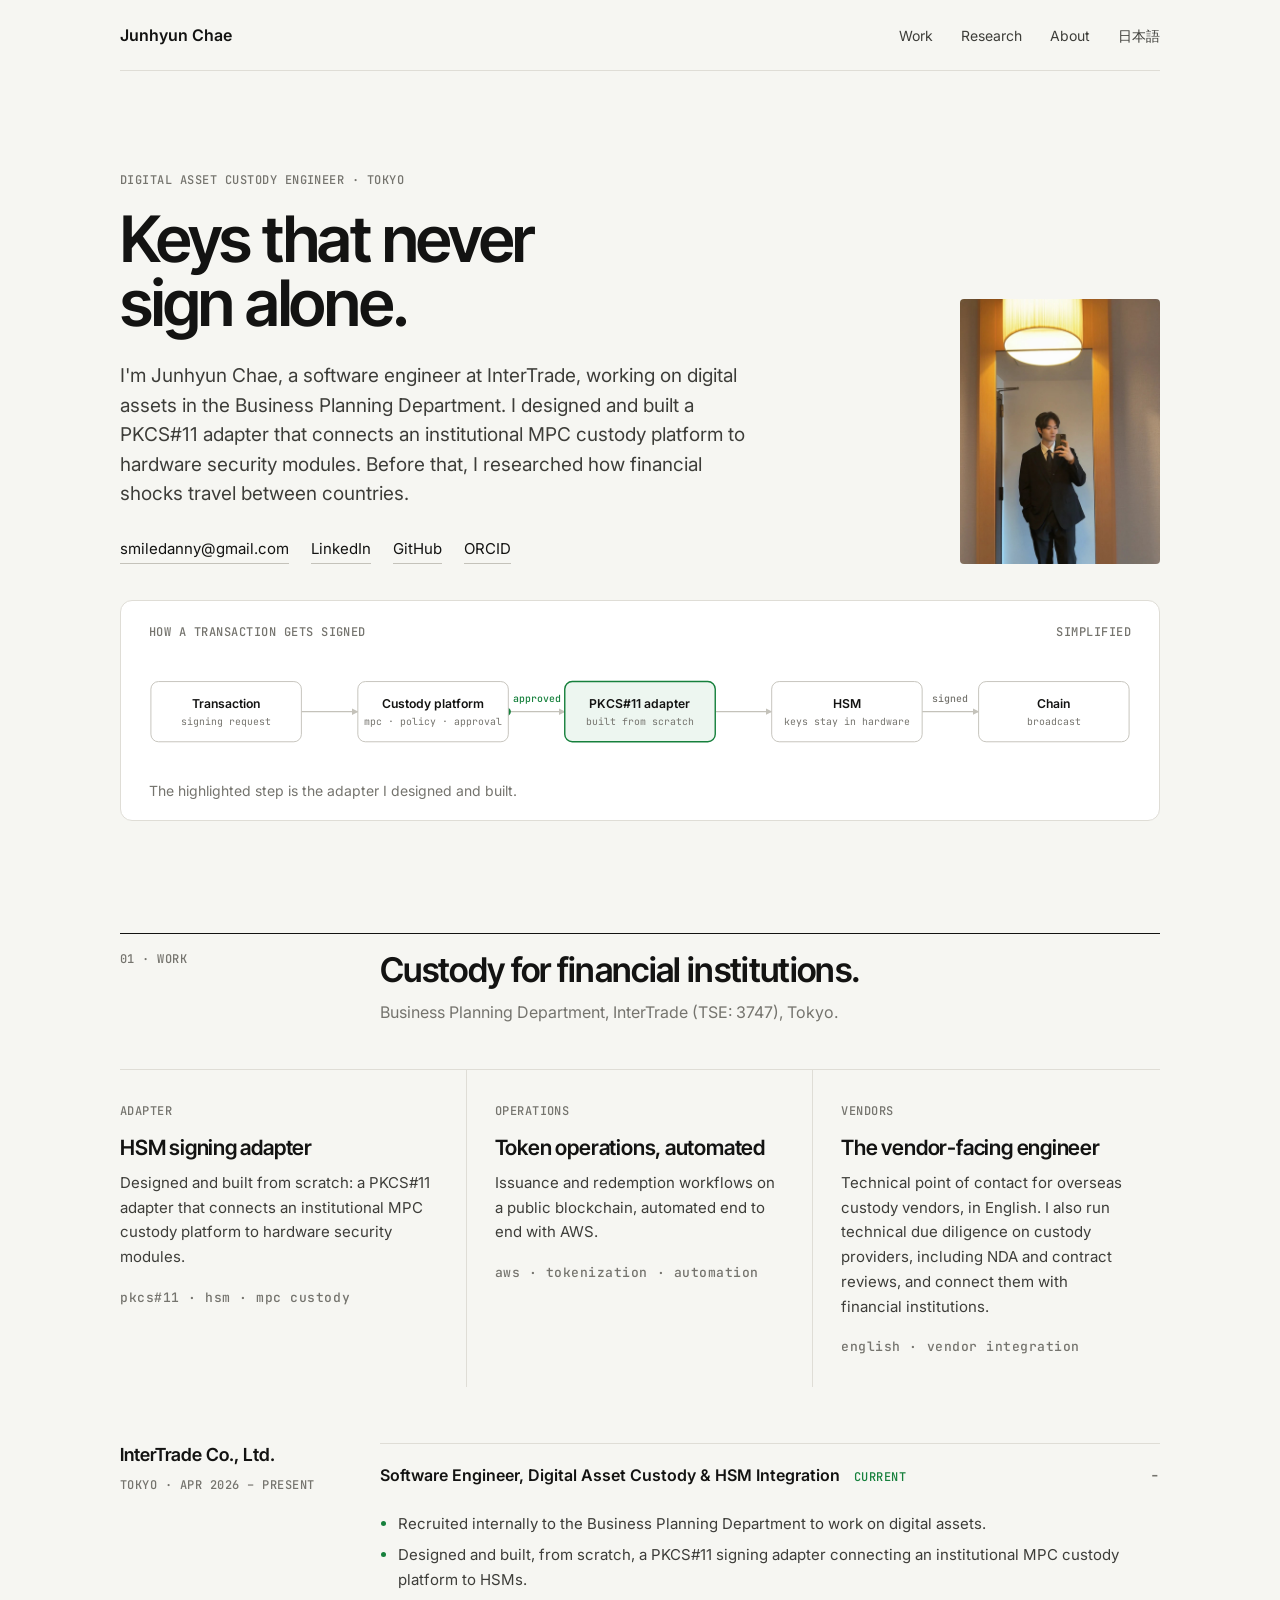
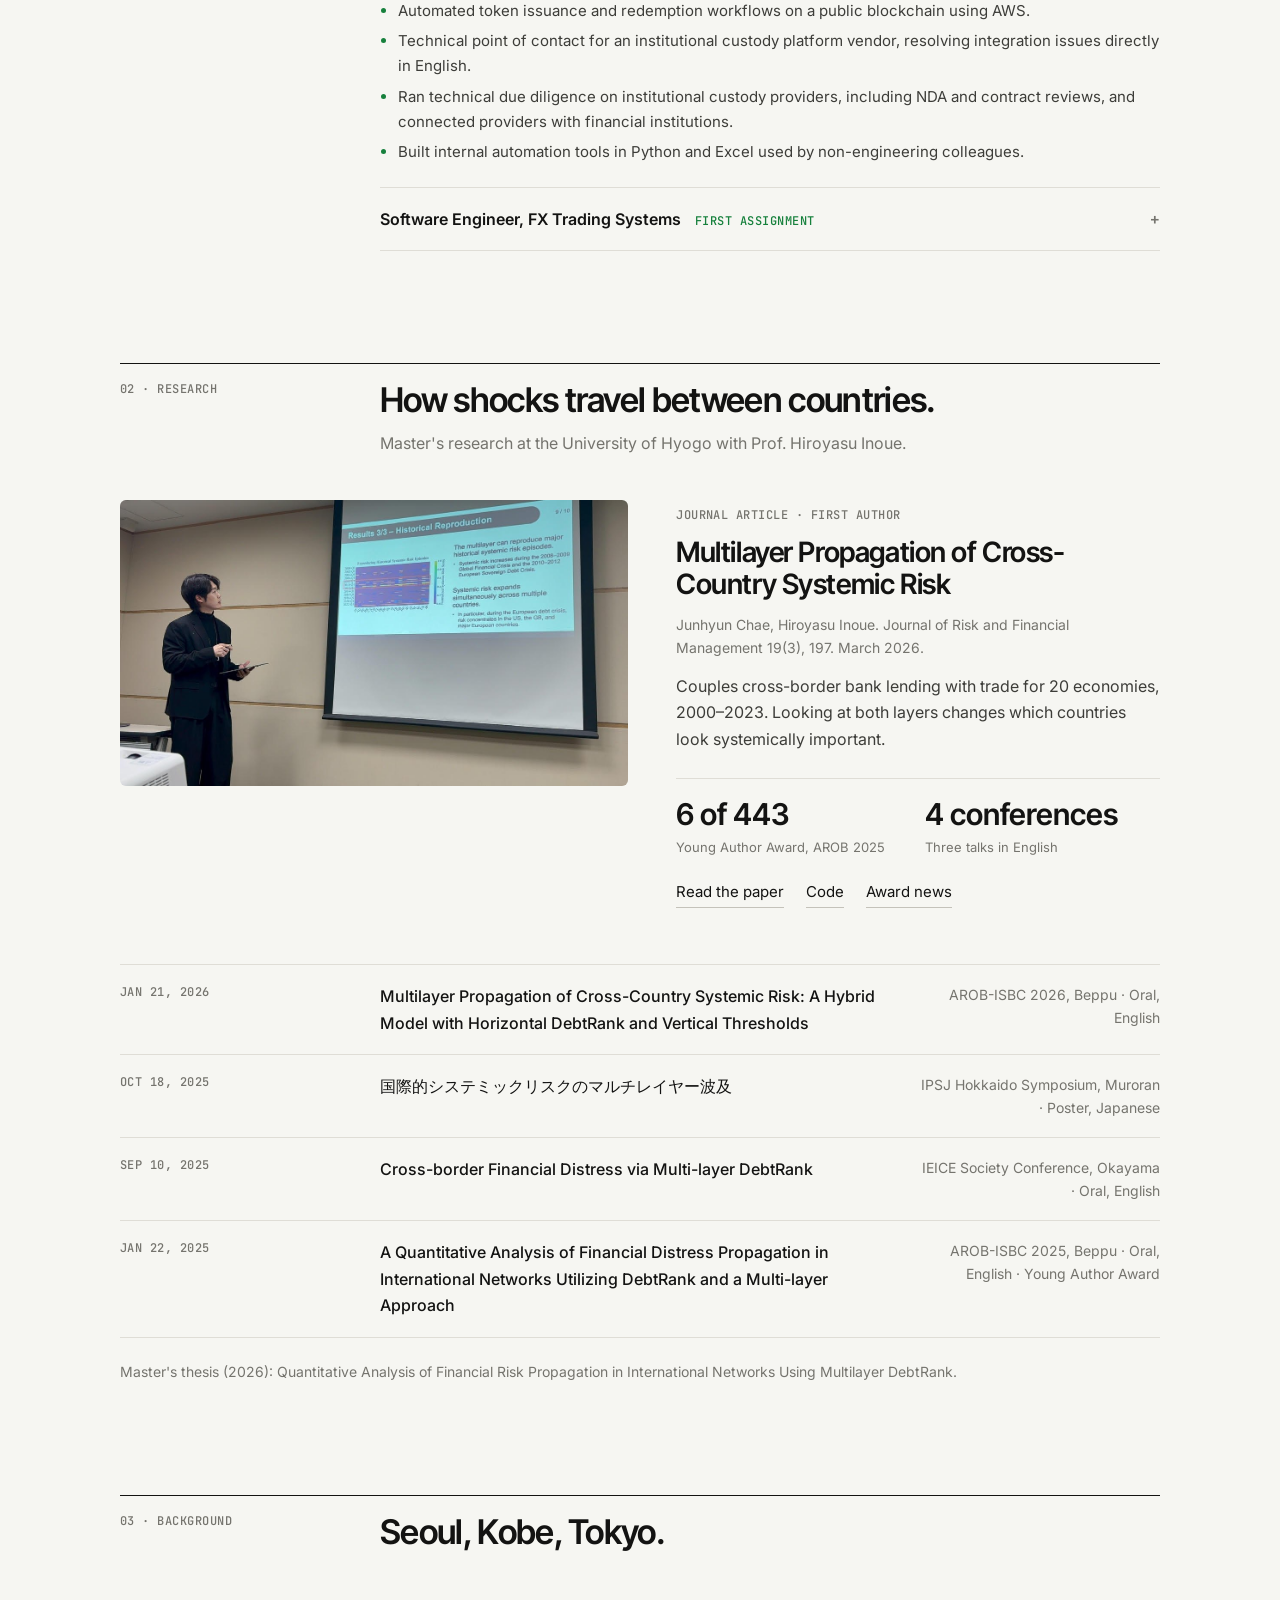
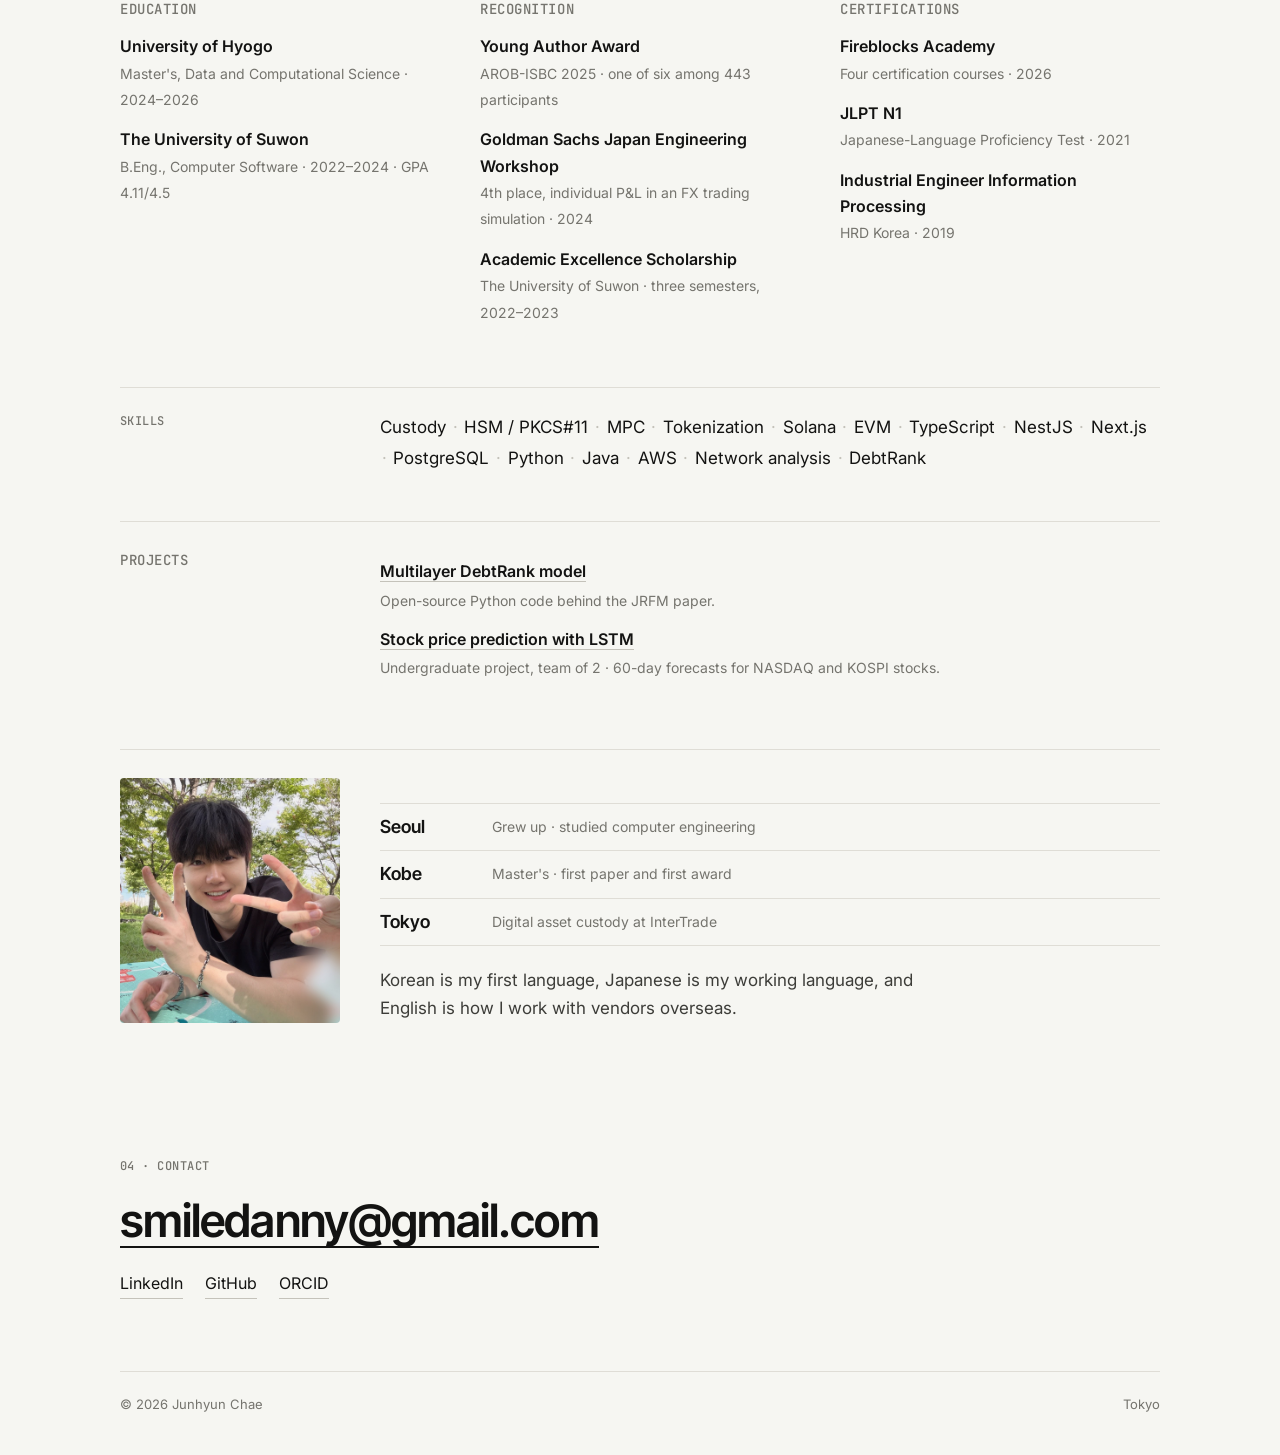
<file: index.html>
<!doctype html>
<html lang="en">
<head>
  <meta charset="utf-8">
  <meta name="viewport" content="width=device-width, initial-scale=1">
  <title>Junhyun Chae | Digital Asset Custody Engineer</title>
  <meta name="description" content="Junhyun Chae is a software engineer in Tokyo building institutional digital asset infrastructure (custody, HSM-based key management, token operations), with a research background in cross-country systemic risk.">
  <meta name="theme-color" content="#f6f6f2">
  <meta property="og:title" content="Junhyun Chae | Digital Asset Custody Engineer">
  <meta property="og:description" content="Software engineer in Tokyo building custody infrastructure for financial institutions. First-author JRFM paper on systemic risk.">
  <meta property="og:type" content="profile">
  <meta property="og:image" content="https://junhyun-chae.github.io/assets/img/portrait.jpg">
  <link rel="alternate" hreflang="en" href="https://junhyun-chae.github.io/">
  <link rel="alternate" hreflang="ja" href="https://junhyun-chae.github.io/ja/">
  <link rel="icon" href="assets/favicon.svg" type="image/svg+xml">
  <link rel="preconnect" href="https://fonts.googleapis.com">
  <link rel="preconnect" href="https://fonts.gstatic.com" crossorigin>
  <link rel="stylesheet" href="https://fonts.googleapis.com/css2?family=Inter:wght@400;500;600&amp;family=Inter+Tight:wght@500;600&amp;family=JetBrains+Mono:wght@400;500&amp;display=swap">
  <link rel="stylesheet" href="assets/style.css?v=c1">
  <script type="application/ld+json">
  {
    "@context": "https://schema.org",
    "@type": "Person",
    "name": "Junhyun Chae",
    "alternateName": ["チェ・ジュンヒョン", "채준현"],
    "url": "https://junhyun-chae.github.io/",
    "image": "https://junhyun-chae.github.io/assets/img/portrait.jpg",
    "jobTitle": "Software Engineer",
    "worksFor": { "@type": "Organization", "name": "InterTrade Co., Ltd." },
    "alumniOf": [
      { "@type": "CollegeOrUniversity", "name": "University of Hyogo" },
      { "@type": "CollegeOrUniversity", "name": "The University of Suwon" }
    ],
    "address": { "@type": "PostalAddress", "addressLocality": "Tokyo", "addressCountry": "JP" },
    "knowsLanguage": ["ko", "ja", "en"],
    "sameAs": [
      "https://www.linkedin.com/in/junhyun-chae-654414443/",
      "https://github.com/Junhyun-Chae",
      "https://orcid.org/0009-0007-5531-7071"
    ]
  }
  </script>
</head>
<body>
  <div class="page">
    <header class="bar">
      <a class="name" href="#top">Junhyun Chae</a>
      <nav aria-label="Main">
        <a href="#work">Work</a>
        <a href="#research">Research</a>
        <a href="#about">About</a>
        <a class="lang" href="ja/" lang="ja" hreflang="ja">日本語</a>
      </nav>
    </header>

    <main id="top">
      <section class="hero">
        <div>
          <p class="mono">Digital asset custody engineer · Tokyo</p>
          <h1>Keys that never<br>sign alone.</h1>
          <p class="lede">I'm Junhyun Chae, a software engineer at InterTrade, working on digital assets in the Business Planning Department. I designed and built a PKCS#11 adapter that connects an institutional MPC custody platform to hardware security modules. Before that, I researched how financial shocks travel between countries.</p>
          <p class="line-links">
            <a href="mailto:smiledanny@gmail.com">smiledanny@gmail.com</a>
            <a href="https://www.linkedin.com/in/junhyun-chae-654414443/" rel="me">LinkedIn</a>
            <a href="https://github.com/Junhyun-Chae" rel="me">GitHub</a>
            <a href="https://orcid.org/0009-0007-5531-7071" rel="me">ORCID</a>
          </p>
        </div>
        <figure>
          <img src="assets/img/portrait.jpg" width="840" height="1116" alt="Junhyun Chae in a dark suit, taking a mirror photo" fetchpriority="high">
        </figure>
      </section>

      <div class="panel">
        <div class="panel-head">
          <span class="mono">How a transaction gets signed</span>
          <span class="mono">Simplified</span>
        </div>

        <svg class="flow" viewBox="-2 0 1044 112" role="img" aria-label="A transaction is approved on the custody platform, goes through the PKCS#11 adapter to the HSM, and the signed transaction is broadcast.">
          <defs>
            <marker id="arrow" viewBox="0 0 10 10" refX="9" refY="5" markerWidth="6" markerHeight="6" orient="auto-start-reverse"><path class="tip" d="M0 0L10 5L0 10z"/></marker>
          </defs>
          <path class="edge" d="M160 56H220" marker-end="url(#arrow)"/>
          <path class="edge" d="M380 56H440" marker-end="url(#arrow)"/>
          <path class="edge" d="M600 56H660" marker-end="url(#arrow)"/>
          <path class="edge" d="M820 56H880" marker-end="url(#arrow)"/>
          <circle class="token" r="4.5">
            <animateMotion dur="6s" repeatCount="indefinite" path="M80 56H960"/>
          </circle>

          <rect class="box" x="0" y="24" width="160" height="64" rx="8"/>
          <text class="node" x="80" y="52" text-anchor="middle">Transaction</text>
          <text class="node-sub" x="80" y="70" text-anchor="middle">signing request</text>

          <rect class="box" x="220" y="24" width="160" height="64" rx="8"/>
          <text class="node" x="300" y="52" text-anchor="middle">Custody platform</text>
          <text class="node-sub" x="300" y="70" text-anchor="middle">mpc · policy · approval</text>

          <rect class="box ok" x="440" y="24" width="160" height="64" rx="8"/>
          <rect class="pulse" x="440" y="24" width="160" height="64" rx="8">
            <animate attributeName="stroke-opacity" values="0;0;0.35;0;0" keyTimes="0;0.45;0.5;0.62;1" dur="6s" repeatCount="indefinite"/>
          </rect>
          <text class="node" x="520" y="52" text-anchor="middle">PKCS#11 adapter</text>
          <text class="node-sub" x="520" y="70" text-anchor="middle">built from scratch</text>

          <rect class="box" x="660" y="24" width="160" height="64" rx="8"/>
          <text class="node" x="740" y="52" text-anchor="middle">HSM</text>
          <text class="node-sub" x="740" y="70" text-anchor="middle">keys stay in hardware</text>

          <rect class="box" x="880" y="24" width="160" height="64" rx="8"/>
          <text class="node" x="960" y="52" text-anchor="middle">Chain</text>
          <text class="node-sub" x="960" y="70" text-anchor="middle">broadcast</text>

          <text class="edge-label ok" x="410" y="46" text-anchor="middle">approved</text>
          <text class="edge-label" x="850" y="46" text-anchor="middle">signed</text>
        </svg>

        <svg class="flow-v" viewBox="0 -2 360 408" role="img" aria-label="A transaction is approved on the custody platform, goes through the PKCS#11 adapter to the HSM, and the signed transaction is broadcast.">
          <defs>
            <marker id="arrow-v" viewBox="0 0 10 10" refX="9" refY="5" markerWidth="6" markerHeight="6" orient="auto-start-reverse"><path class="tip" d="M0 0L10 5L0 10z"/></marker>
          </defs>
          <path class="edge" d="M180 52V88" marker-end="url(#arrow-v)"/>
          <path class="edge" d="M180 140V176" marker-end="url(#arrow-v)"/>
          <path class="edge" d="M180 228V264" marker-end="url(#arrow-v)"/>
          <path class="edge" d="M180 316V352" marker-end="url(#arrow-v)"/>
          <circle class="token" r="4.5">
            <animateMotion dur="6s" repeatCount="indefinite" path="M180 26V378"/>
          </circle>

          <rect class="box" x="70" y="0" width="220" height="52" rx="8"/>
          <text class="node" x="180" y="22" text-anchor="middle">Transaction</text>
          <text class="node-sub" x="180" y="39" text-anchor="middle">signing request</text>

          <rect class="box" x="70" y="88" width="220" height="52" rx="8"/>
          <text class="node" x="180" y="110" text-anchor="middle">Custody platform</text>
          <text class="node-sub" x="180" y="127" text-anchor="middle">mpc · policy · approval</text>

          <rect class="box ok" x="70" y="176" width="220" height="52" rx="8"/>
          <rect class="pulse" x="70" y="176" width="220" height="52" rx="8">
            <animate attributeName="stroke-opacity" values="0;0;0.35;0;0" keyTimes="0;0.45;0.5;0.62;1" dur="6s" repeatCount="indefinite"/>
          </rect>
          <text class="node" x="180" y="198" text-anchor="middle">PKCS#11 adapter</text>
          <text class="node-sub" x="180" y="215" text-anchor="middle">built from scratch</text>

          <rect class="box" x="70" y="264" width="220" height="52" rx="8"/>
          <text class="node" x="180" y="286" text-anchor="middle">HSM</text>
          <text class="node-sub" x="180" y="303" text-anchor="middle">keys stay in hardware</text>

          <rect class="box" x="70" y="352" width="220" height="52" rx="8"/>
          <text class="node" x="180" y="374" text-anchor="middle">Chain</text>
          <text class="node-sub" x="180" y="391" text-anchor="middle">broadcast</text>

          <text class="edge-label ok" x="192" y="162">approved</text>
          <text class="edge-label" x="192" y="338">signed</text>
        </svg>

        <p class="caption">The highlighted step is the adapter I designed and built.</p>
      </div>

      <section class="sec" id="work">
        <div class="sec-head">
          <span class="mono">01 · Work</span>
          <div>
            <h2>Custody for financial institutions.</h2>
            <p>Business Planning Department, InterTrade (TSE: 3747), Tokyo.</p>
          </div>
        </div>

        <div class="cards">
          <div class="card">
            <span class="mono">Adapter</span>
            <h3>HSM signing adapter</h3>
            <p>Designed and built from scratch: a PKCS#11 adapter that connects an institutional MPC custody platform to hardware security modules.</p>
            <p class="mono tags">pkcs#11 · hsm · mpc custody</p>
          </div>
          <div class="card">
            <span class="mono">Operations</span>
            <h3>Token operations, automated</h3>
            <p>Issuance and redemption workflows on a public blockchain, automated end to end with AWS.</p>
            <p class="mono tags">aws · tokenization · automation</p>
          </div>
          <div class="card">
            <span class="mono">Vendors</span>
            <h3>The vendor-facing engineer</h3>
            <p>Technical point of contact for overseas custody vendors, in English. I also run technical due diligence on custody providers, including NDA and contract reviews, and connect them with financial institutions.</p>
            <p class="mono tags">english · vendor integration</p>
          </div>
        </div>

        <div class="exp">
          <div class="exp-org">
            <h3>InterTrade Co., Ltd.</h3>
            <span class="mono">Tokyo · Apr 2026 – present</span>
          </div>
          <div>
            <details open>
              <summary>Software Engineer, Digital Asset Custody &amp; HSM Integration <span class="mono">Current</span></summary>
              <ul>
                <li>Recruited internally to the Business Planning Department to work on digital assets.</li>
                <li>Designed and built, from scratch, a PKCS#11 signing adapter connecting an institutional MPC custody platform to HSMs.</li>
                <li>Automated token issuance and redemption workflows on a public blockchain using AWS.</li>
                <li>Technical point of contact for an institutional custody platform vendor, resolving integration issues directly in English.</li>
                <li>Ran technical due diligence on institutional custody providers, including NDA and contract reviews, and connected providers with financial institutions.</li>
                <li>Built internal automation tools in Python and Excel used by non-engineering colleagues.</li>
              </ul>
            </details>
            <details>
              <summary>Software Engineer, FX Trading Systems <span class="mono">First assignment</span></summary>
              <ul>
                <li>Developed and maintained programs for an FX trading system, including resilience tests that keep customer trading running during database outages.</li>
                <li>Refactored a market-rate retrieval tool in Python and built a packaged rate-retrieval application.</li>
              </ul>
            </details>
          </div>
        </div>
      </section>

      <section class="sec" id="research">
        <div class="sec-head">
          <span class="mono">02 · Research</span>
          <div>
            <h2>How shocks travel between countries.</h2>
            <p>Master's research at the University of Hyogo with Prof. Hiroyasu Inoue.</p>
          </div>
        </div>

        <div class="research">
          <img src="assets/img/talk.jpg" width="1182" height="665" loading="lazy" alt="Junhyun Chae presenting results of the multilayer systemic risk model">
          <div class="paper">
            <span class="mono">Journal article · First author</span>
            <h3>Multilayer Propagation of Cross-Country Systemic Risk</h3>
            <p class="by">Junhyun Chae, Hiroyasu Inoue. Journal of Risk and Financial Management 19(3), 197. March 2026.</p>
            <p>Couples cross-border bank lending with trade for 20 economies, 2000–2023. Looking at both layers changes which countries look systemically important.</p>
            <div class="stats">
              <div><b>6 of 443</b><span>Young Author Award, AROB 2025</span></div>
              <div><b>4 conferences</b><span>Three talks in English</span></div>
            </div>
            <p class="line-links">
              <a href="https://doi.org/10.3390/jrfm19030197">Read the paper</a>
              <a href="https://github.com/Junhyun-Chae/multilayer-debtrank-financial-contagion">Code</a>
              <a href="https://u-hyogo-gsis.org/topics/%E5%8D%9A%E5%A3%AB%E5%89%8D%E6%9C%9F%E8%AA%B2%E7%A8%8B1%E5%B9%B4-%E3%83%81%E3%82%A7%E3%82%B8%E3%83%A5%E3%83%B3%E3%83%92%E3%83%A7%E3%83%B3%E3%81%95%E3%82%93%E3%81%AE%E5%8F%97%E8%B3%9E/">Award news</a>
            </p>
          </div>
        </div>

        <ul class="talks" aria-label="Talks">
          <li><span class="mono">Jan 21, 2026</span><span class="what"><a href="https://isarob.org/symposium/programs/arob31/Abstracts.pdf">Multilayer Propagation of Cross-Country Systemic Risk: A Hybrid Model with Horizontal DebtRank and Vertical Thresholds</a></span><span class="where">AROB-ISBC 2026, Beppu · Oral, English</span></li>
          <li><span class="mono">Oct 18, 2025</span><span class="what"><a href="https://hokkaido.ipsj.or.jp/info2025/info2025program.pdf" lang="ja">国際的システミックリスクのマルチレイヤー波及</a></span><span class="where">IPSJ Hokkaido Symposium, Muroran · Poster, Japanese</span></li>
          <li><span class="mono">Sep 10, 2025</span><span class="what"><a href="https://pub.confit.atlas.jp/ja/event/society2025/presentation/N-1-14">Cross-border Financial Distress via Multi-layer DebtRank</a></span><span class="where">IEICE Society Conference, Okayama · Oral, English</span></li>
          <li><span class="mono">Jan 22, 2025</span><span class="what"><a href="https://isarob.org/symposium/programs/arob30/Abstracts.pdf">A Quantitative Analysis of Financial Distress Propagation in International Networks Utilizing DebtRank and a Multi-layer Approach</a></span><span class="where">AROB-ISBC 2025, Beppu · Oral, English · Young Author Award</span></li>
        </ul>
        <p class="thesis">Master's thesis (2026): Quantitative Analysis of Financial Risk Propagation in International Networks Using Multilayer DebtRank.</p>
      </section>

      <section class="sec" id="about">
        <div class="sec-head">
          <span class="mono">03 · Background</span>
          <h2>Seoul, Kobe, Tokyo.</h2>
        </div>

        <div class="bg">
          <div>
            <span class="mono">Education</span>
            <ul>
              <li><b>University of Hyogo</b><span>Master's, Data and Computational Science · 2024–2026</span></li>
              <li><b>The University of Suwon</b><span>B.Eng., Computer Software · 2022–2024 · GPA 4.11/4.5</span></li>
            </ul>
          </div>
          <div>
            <span class="mono">Recognition</span>
            <ul>
              <li><b>Young Author Award</b><span>AROB-ISBC 2025 · one of six among 443 participants</span></li>
              <li><b>Goldman Sachs Japan Engineering Workshop</b><span>4th place, individual P&amp;L in an FX trading simulation · 2024</span></li>
              <li><b>Academic Excellence Scholarship</b><span>The University of Suwon · three semesters, 2022–2023</span></li>
            </ul>
          </div>
          <div>
            <span class="mono">Certifications</span>
            <ul>
              <li><b>Fireblocks Academy</b><span>Four certification courses · 2026</span></li>
              <li><b>JLPT N1</b><span>Japanese-Language Proficiency Test · 2021</span></li>
              <li><b>Industrial Engineer Information Processing</b><span>HRD Korea · 2019</span></li>
            </ul>
          </div>
        </div>

        <div class="row">
          <span class="mono">Skills</span>
          <p class="skills"><span>Custody</span> <i>·</i> <span>HSM / PKCS#11</span> <i>·</i> <span>MPC</span> <i>·</i> <span>Tokenization</span> <i>·</i> <span>Solana</span> <i>·</i> <span>EVM</span> <i>·</i> <span>TypeScript</span> <i>·</i> <span>NestJS</span> <i>·</i> <span>Next.js</span> <i>·</i> <span>PostgreSQL</span> <i>·</i> <span>Python</span> <i>·</i> <span>Java</span> <i>·</i> <span>AWS</span> <i>·</i> <span>Network analysis</span> <i>·</i> <span>DebtRank</span></p>
        </div>

        <div class="row projects">
          <span class="mono">Projects</span>
          <ul>
            <li><a href="https://github.com/Junhyun-Chae/multilayer-debtrank-financial-contagion">Multilayer DebtRank model</a><span>Open-source Python code behind the JRFM paper.</span></li>
            <li><a href="https://github.com/Junhyun-Chae/Stock_price_prediction_LSTM">Stock price prediction with LSTM</a><span>Undergraduate project, team of 2 · 60-day forecasts for NASDAQ and KOSPI stocks.</span></li>
          </ul>
        </div>

        <div class="life">
          <img src="assets/img/offclock.jpg" width="1012" height="1124" loading="lazy" alt="Junhyun Chae smiling outdoors with peace signs">
          <div>
            <ul class="route">
              <li><b>Seoul</b><span>Grew up · studied computer engineering</span></li>
              <li><b>Kobe</b><span>Master's · first paper and first award</span></li>
              <li><b>Tokyo</b><span>Digital asset custody at InterTrade</span></li>
            </ul>
            <p>Korean is my first language, Japanese is my working language, and English is how I work with vendors overseas.</p>
          </div>
        </div>
      </section>

      <section class="contact" id="contact">
        <span class="mono">04 · Contact</span>
        <div><a class="mail" href="mailto:smiledanny@gmail.com">smiledanny@gmail.com</a></div>
        <p class="line-links">
          <a href="https://www.linkedin.com/in/junhyun-chae-654414443/">LinkedIn</a>
          <a href="https://github.com/Junhyun-Chae">GitHub</a>
          <a href="https://orcid.org/0009-0007-5531-7071">ORCID</a>
        </p>
      </section>
    </main>

    <footer>
      <span>© 2026 Junhyun Chae</span>
      <span>Tokyo</span>
    </footer>
  </div>
</body>
</html>
</file>
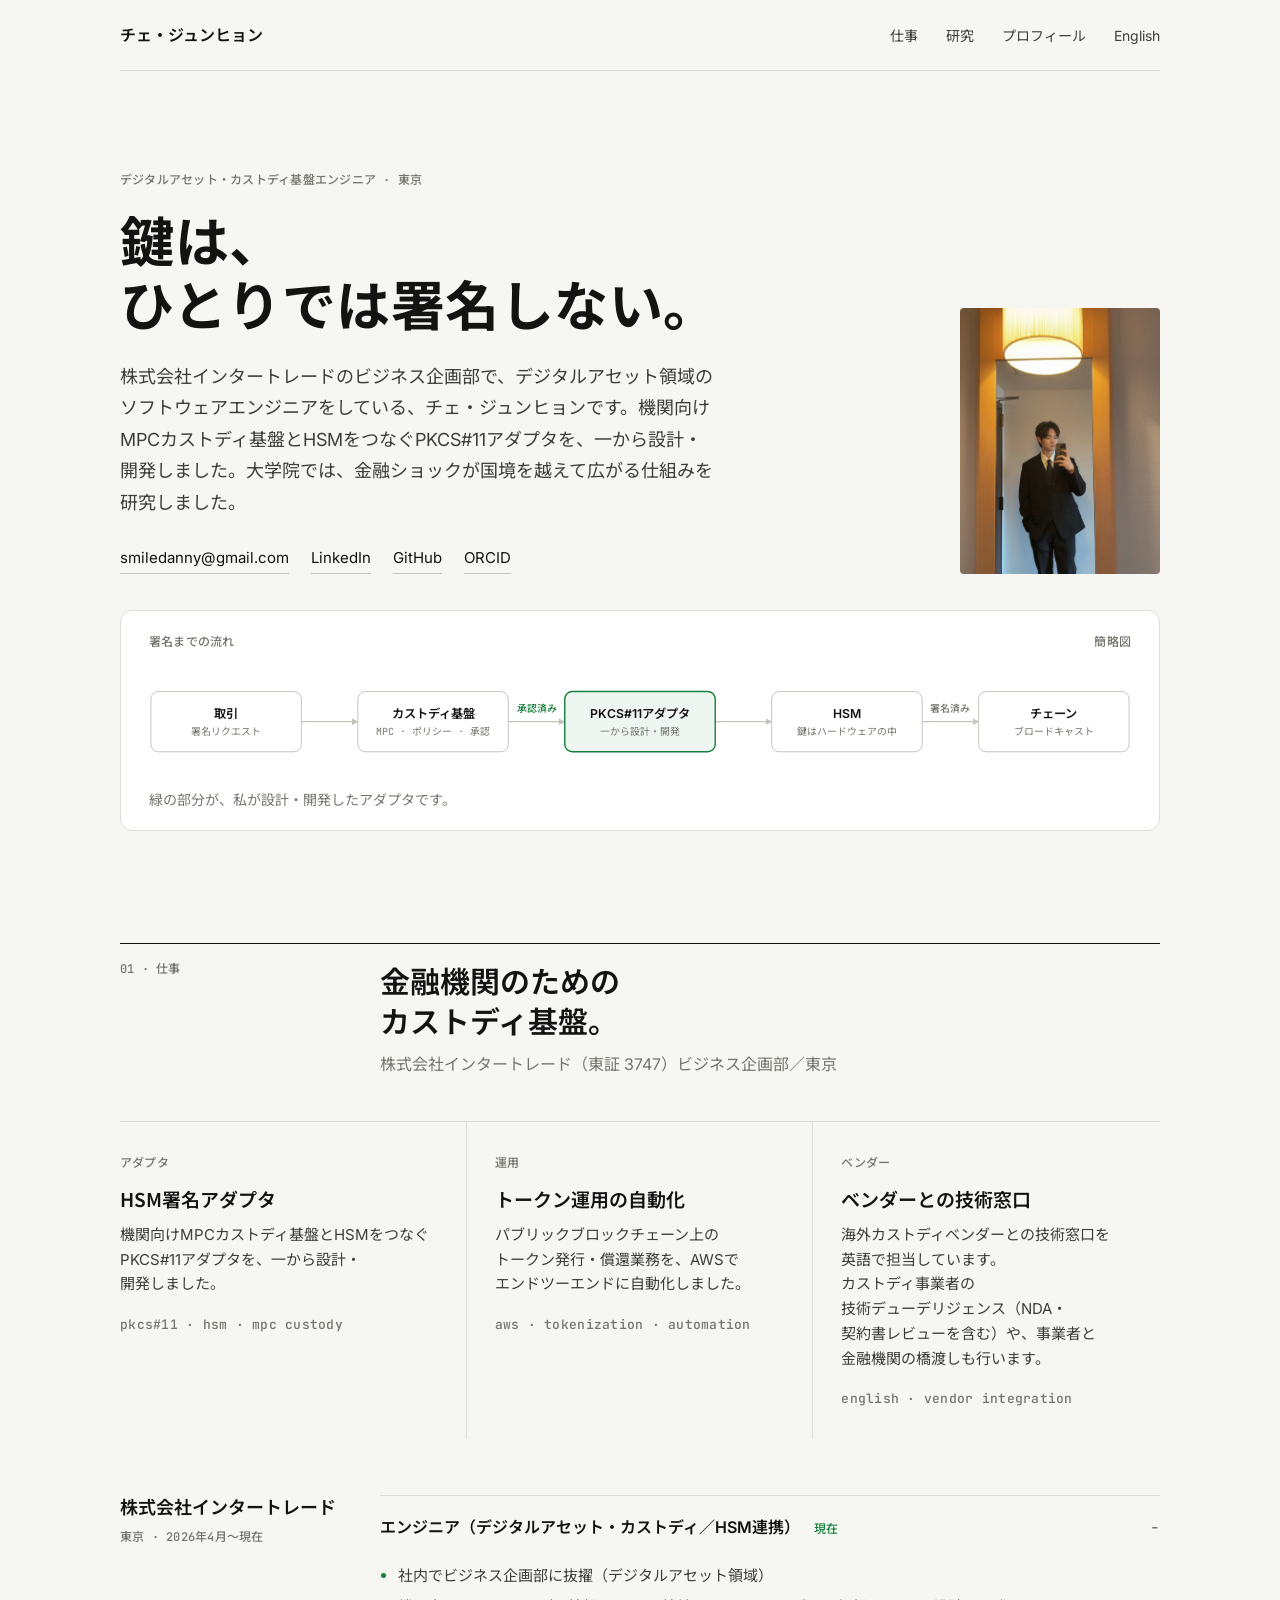
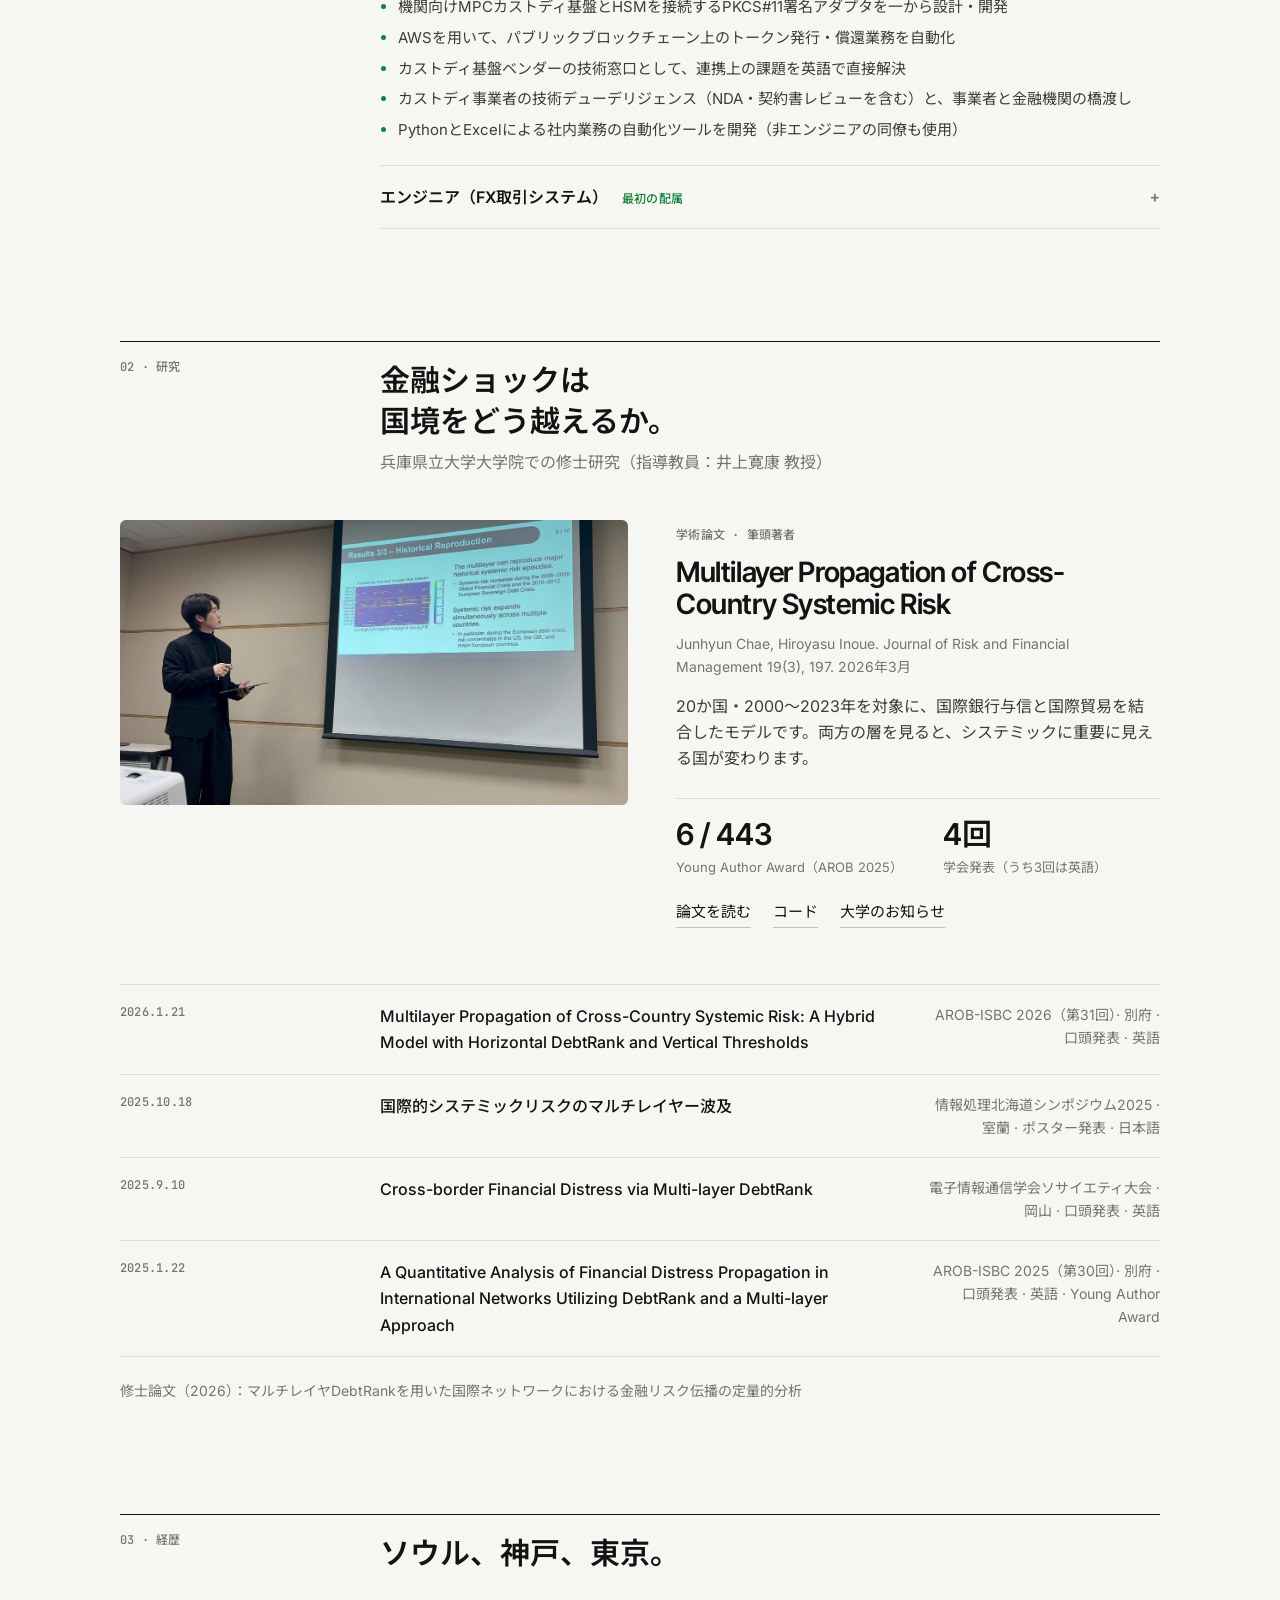
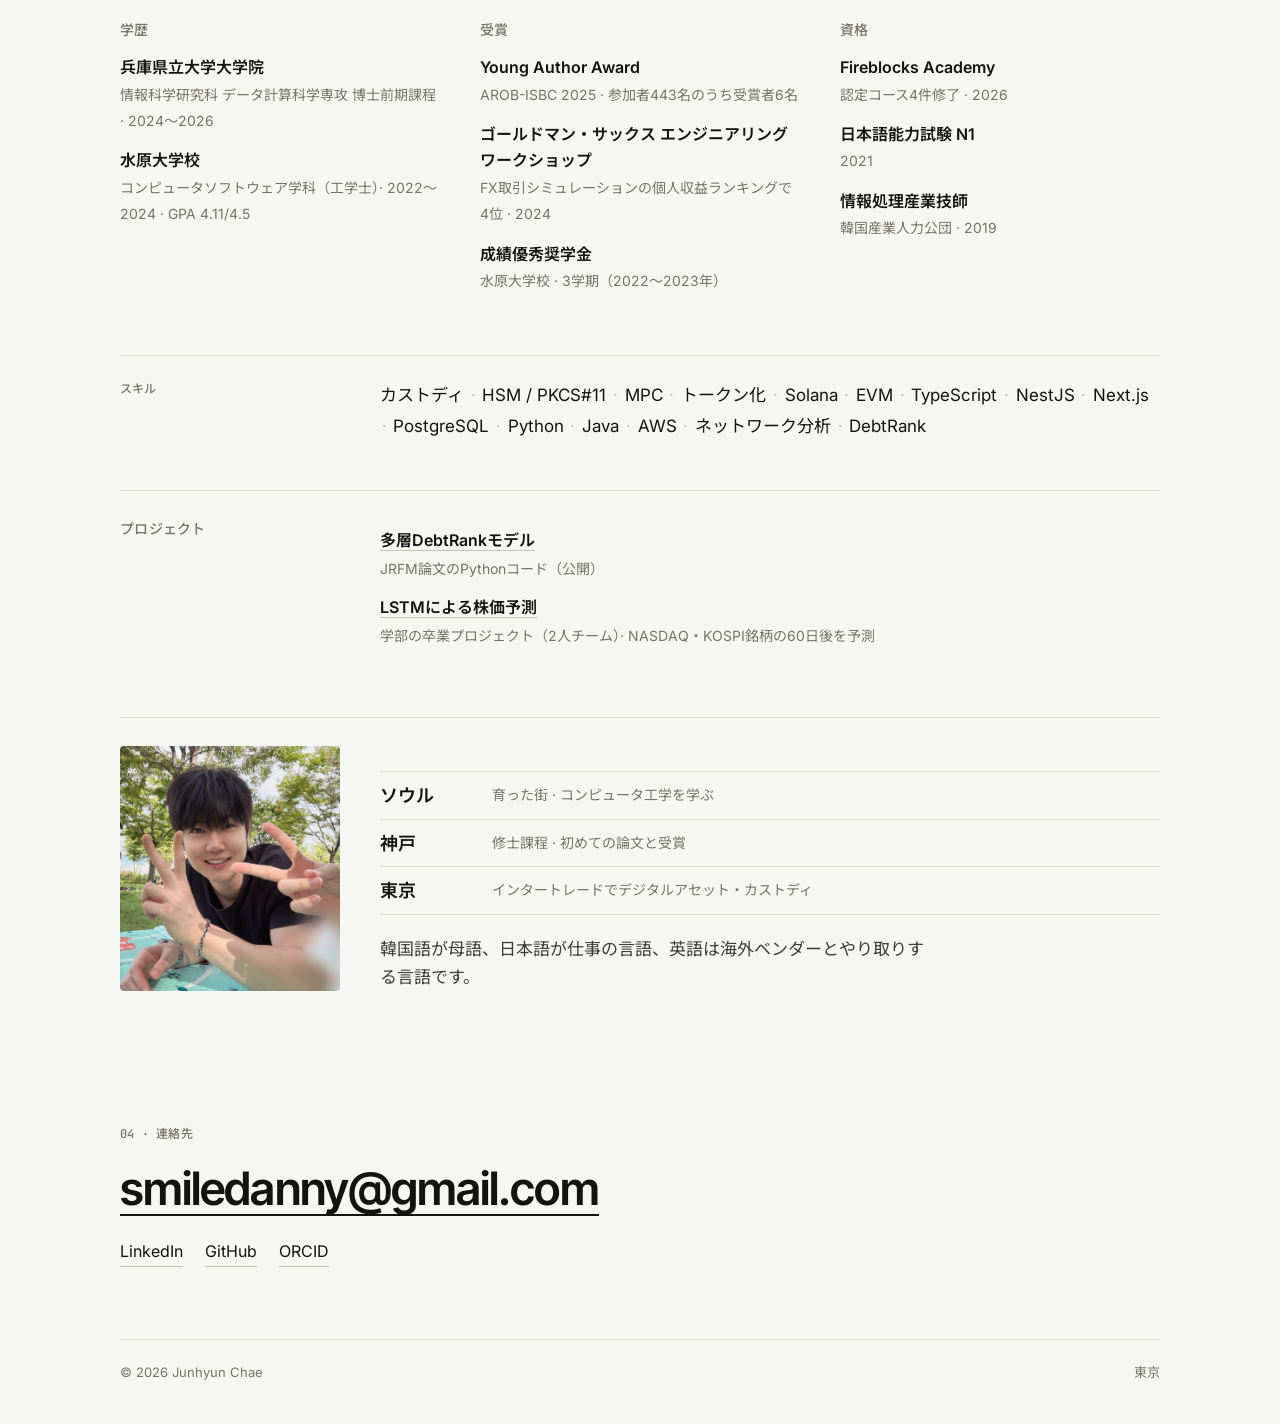
<file: ja/index.html>
<!doctype html>
<html lang="ja">
<head>
  <meta charset="utf-8">
  <meta name="viewport" content="width=device-width, initial-scale=1">
  <title>チェ・ジュンヒョン（Junhyun Chae）｜デジタルアセット・カストディ基盤エンジニア</title>
  <meta name="description" content="東京で金融機関向けのデジタルアセット・カストディ基盤（HSMによる鍵管理、トークン運用）を開発するソフトウェアエンジニア。国際金融ネットワークのシステミックリスク研究で筆頭著者論文があります。">
  <meta name="theme-color" content="#f6f6f2">
  <meta property="og:title" content="チェ・ジュンヒョン（Junhyun Chae）｜デジタルアセット・カストディ基盤エンジニア">
  <meta property="og:description" content="金融機関向けのカストディ基盤を開発するソフトウェアエンジニア。システミックリスク研究でJRFM筆頭著者論文。">
  <meta property="og:type" content="profile">
  <meta property="og:image" content="https://junhyun-chae.github.io/assets/img/portrait.jpg">
  <link rel="alternate" hreflang="en" href="https://junhyun-chae.github.io/">
  <link rel="alternate" hreflang="ja" href="https://junhyun-chae.github.io/ja/">
  <link rel="icon" href="../assets/favicon.svg" type="image/svg+xml">
  <link rel="preconnect" href="https://fonts.googleapis.com">
  <link rel="preconnect" href="https://fonts.gstatic.com" crossorigin>
  <link rel="stylesheet" href="https://fonts.googleapis.com/css2?family=Inter:wght@400;500;600&amp;family=Inter+Tight:wght@500;600&amp;family=JetBrains+Mono:wght@400;500&amp;family=Noto+Sans+JP:wght@400;500;700&amp;display=swap">
  <link rel="stylesheet" href="../assets/style.css?v=c1">
  <script type="application/ld+json">
  {
    "@context": "https://schema.org",
    "@type": "Person",
    "name": "チェ・ジュンヒョン",
    "alternateName": ["Junhyun Chae", "채준현"],
    "url": "https://junhyun-chae.github.io/ja/",
    "image": "https://junhyun-chae.github.io/assets/img/portrait.jpg",
    "jobTitle": "ソフトウェアエンジニア",
    "worksFor": { "@type": "Organization", "name": "株式会社インタートレード" },
    "alumniOf": [
      { "@type": "CollegeOrUniversity", "name": "兵庫県立大学" },
      { "@type": "CollegeOrUniversity", "name": "The University of Suwon" }
    ],
    "address": { "@type": "PostalAddress", "addressLocality": "東京", "addressCountry": "JP" },
    "knowsLanguage": ["ko", "ja", "en"],
    "sameAs": [
      "https://www.linkedin.com/in/junhyun-chae-654414443/",
      "https://github.com/Junhyun-Chae",
      "https://orcid.org/0009-0007-5531-7071"
    ]
  }
  </script>
</head>
<body>
  <div class="page">
    <header class="bar">
      <a class="name" href="#top">チェ・ジュンヒョン</a>
      <nav aria-label="メイン">
        <a href="#work">仕事</a>
        <a href="#research">研究</a>
        <a href="#about">プロフィール</a>
        <a class="lang" href="../" lang="en" hreflang="en">English</a>
      </nav>
    </header>

    <main id="top">
      <section class="hero">
        <div>
          <p class="mono">デジタルアセット・カストディ基盤エンジニア · 東京</p>
          <h1>鍵は、<br>ひとりでは署名しない。</h1>
          <p class="lede">株式会社インタートレードのビジネス企画部で、デジタルアセット領域のソフトウェアエンジニアをしている、チェ・ジュンヒョンです。機関向けMPCカストディ基盤とHSMをつなぐPKCS#11アダプタを、一から設計・開発しました。大学院では、金融ショックが国境を越えて広がる仕組みを研究しました。</p>
          <p class="line-links">
            <a href="mailto:smiledanny@gmail.com">smiledanny@gmail.com</a>
            <a href="https://www.linkedin.com/in/junhyun-chae-654414443/" rel="me">LinkedIn</a>
            <a href="https://github.com/Junhyun-Chae" rel="me">GitHub</a>
            <a href="https://orcid.org/0009-0007-5531-7071" rel="me">ORCID</a>
          </p>
        </div>
        <figure>
          <img src="../assets/img/portrait.jpg" width="840" height="1116" alt="スーツ姿で鏡越しに写るチェ・ジュンヒョン" fetchpriority="high">
        </figure>
      </section>

      <div class="panel">
        <div class="panel-head">
          <span class="mono">署名までの流れ</span>
          <span class="mono">簡略図</span>
        </div>

        <svg class="flow" viewBox="-2 0 1044 112" role="img" aria-label="取引はカストディ基盤で承認され、PKCS#11アダプタを通ってHSMで署名され、チェーンに送られます。">
          <defs>
            <marker id="arrow" viewBox="0 0 10 10" refX="9" refY="5" markerWidth="6" markerHeight="6" orient="auto-start-reverse"><path class="tip" d="M0 0L10 5L0 10z"/></marker>
          </defs>
          <path class="edge" d="M160 56H220" marker-end="url(#arrow)"/>
          <path class="edge" d="M380 56H440" marker-end="url(#arrow)"/>
          <path class="edge" d="M600 56H660" marker-end="url(#arrow)"/>
          <path class="edge" d="M820 56H880" marker-end="url(#arrow)"/>
          <circle class="token" r="4.5">
            <animateMotion dur="6s" repeatCount="indefinite" path="M80 56H960"/>
          </circle>

          <rect class="box" x="0" y="24" width="160" height="64" rx="8"/>
          <text class="node" x="80" y="52" text-anchor="middle">取引</text>
          <text class="node-sub" x="80" y="70" text-anchor="middle">署名リクエスト</text>

          <rect class="box" x="220" y="24" width="160" height="64" rx="8"/>
          <text class="node" x="300" y="52" text-anchor="middle">カストディ基盤</text>
          <text class="node-sub" x="300" y="70" text-anchor="middle">MPC · ポリシー · 承認</text>

          <rect class="box ok" x="440" y="24" width="160" height="64" rx="8"/>
          <rect class="pulse" x="440" y="24" width="160" height="64" rx="8">
            <animate attributeName="stroke-opacity" values="0;0;0.35;0;0" keyTimes="0;0.45;0.5;0.62;1" dur="6s" repeatCount="indefinite"/>
          </rect>
          <text class="node" x="520" y="52" text-anchor="middle">PKCS#11アダプタ</text>
          <text class="node-sub" x="520" y="70" text-anchor="middle">一から設計・開発</text>

          <rect class="box" x="660" y="24" width="160" height="64" rx="8"/>
          <text class="node" x="740" y="52" text-anchor="middle">HSM</text>
          <text class="node-sub" x="740" y="70" text-anchor="middle">鍵はハードウェアの中</text>

          <rect class="box" x="880" y="24" width="160" height="64" rx="8"/>
          <text class="node" x="960" y="52" text-anchor="middle">チェーン</text>
          <text class="node-sub" x="960" y="70" text-anchor="middle">ブロードキャスト</text>

          <text class="edge-label ok" x="410" y="46" text-anchor="middle">承認済み</text>
          <text class="edge-label" x="850" y="46" text-anchor="middle">署名済み</text>
        </svg>

        <svg class="flow-v" viewBox="0 -2 360 408" role="img" aria-label="取引はカストディ基盤で承認され、PKCS#11アダプタを通ってHSMで署名され、チェーンに送られます。">
          <defs>
            <marker id="arrow-v" viewBox="0 0 10 10" refX="9" refY="5" markerWidth="6" markerHeight="6" orient="auto-start-reverse"><path class="tip" d="M0 0L10 5L0 10z"/></marker>
          </defs>
          <path class="edge" d="M180 52V88" marker-end="url(#arrow-v)"/>
          <path class="edge" d="M180 140V176" marker-end="url(#arrow-v)"/>
          <path class="edge" d="M180 228V264" marker-end="url(#arrow-v)"/>
          <path class="edge" d="M180 316V352" marker-end="url(#arrow-v)"/>
          <circle class="token" r="4.5">
            <animateMotion dur="6s" repeatCount="indefinite" path="M180 26V378"/>
          </circle>

          <rect class="box" x="70" y="0" width="220" height="52" rx="8"/>
          <text class="node" x="180" y="22" text-anchor="middle">取引</text>
          <text class="node-sub" x="180" y="39" text-anchor="middle">署名リクエスト</text>

          <rect class="box" x="70" y="88" width="220" height="52" rx="8"/>
          <text class="node" x="180" y="110" text-anchor="middle">カストディ基盤</text>
          <text class="node-sub" x="180" y="127" text-anchor="middle">MPC · ポリシー · 承認</text>

          <rect class="box ok" x="70" y="176" width="220" height="52" rx="8"/>
          <rect class="pulse" x="70" y="176" width="220" height="52" rx="8">
            <animate attributeName="stroke-opacity" values="0;0;0.35;0;0" keyTimes="0;0.45;0.5;0.62;1" dur="6s" repeatCount="indefinite"/>
          </rect>
          <text class="node" x="180" y="198" text-anchor="middle">PKCS#11アダプタ</text>
          <text class="node-sub" x="180" y="215" text-anchor="middle">一から設計・開発</text>

          <rect class="box" x="70" y="264" width="220" height="52" rx="8"/>
          <text class="node" x="180" y="286" text-anchor="middle">HSM</text>
          <text class="node-sub" x="180" y="303" text-anchor="middle">鍵はハードウェアの中</text>

          <rect class="box" x="70" y="352" width="220" height="52" rx="8"/>
          <text class="node" x="180" y="374" text-anchor="middle">チェーン</text>
          <text class="node-sub" x="180" y="391" text-anchor="middle">ブロードキャスト</text>

          <text class="edge-label ok" x="192" y="162">承認済み</text>
          <text class="edge-label" x="192" y="338">署名済み</text>
        </svg>

        <p class="caption">緑の部分が、私が設計・開発したアダプタです。</p>
      </div>

      <section class="sec" id="work">
        <div class="sec-head">
          <span class="mono">01 · 仕事</span>
          <div>
            <h2>金融機関のための<br>カストディ基盤。</h2>
            <p>株式会社インタートレード（東証 3747）ビジネス企画部／東京</p>
          </div>
        </div>

        <div class="cards">
          <div class="card">
            <span class="mono">アダプタ</span>
            <h3>HSM署名アダプタ</h3>
            <p>機関向けMPCカストディ基盤とHSMをつなぐPKCS#11アダプタを、一から設計・開発しました。</p>
            <p class="mono tags">pkcs#11 · hsm · mpc custody</p>
          </div>
          <div class="card">
            <span class="mono">運用</span>
            <h3>トークン運用の自動化</h3>
            <p>パブリックブロックチェーン上のトークン発行・償還業務を、AWSでエンドツーエンドに自動化しました。</p>
            <p class="mono tags">aws · tokenization · automation</p>
          </div>
          <div class="card">
            <span class="mono">ベンダー</span>
            <h3>ベンダーとの技術窓口</h3>
            <p>海外カストディベンダーとの技術窓口を英語で担当しています。カストディ事業者の技術デューデリジェンス（NDA・契約書レビューを含む）や、事業者と金融機関の橋渡しも行います。</p>
            <p class="mono tags">english · vendor integration</p>
          </div>
        </div>

        <div class="exp">
          <div class="exp-org">
            <h3>株式会社インタートレード</h3>
            <span class="mono">東京 · 2026年4月〜現在</span>
          </div>
          <div>
            <details open>
              <summary>エンジニア（デジタルアセット・カストディ／HSM連携） <span class="mono">現在</span></summary>
              <ul>
                <li>社内でビジネス企画部に抜擢（デジタルアセット領域）</li>
                <li>機関向けMPCカストディ基盤とHSMを接続するPKCS#11署名アダプタを一から設計・開発</li>
                <li>AWSを用いて、パブリックブロックチェーン上のトークン発行・償還業務を自動化</li>
                <li>カストディ基盤ベンダーの技術窓口として、連携上の課題を英語で直接解決</li>
                <li>カストディ事業者の技術デューデリジェンス（NDA・契約書レビューを含む）と、事業者と金融機関の橋渡し</li>
                <li>PythonとExcelによる社内業務の自動化ツールを開発（非エンジニアの同僚も使用）</li>
              </ul>
            </details>
            <details>
              <summary>エンジニア（FX取引システム） <span class="mono">最初の配属</span></summary>
              <ul>
                <li>FX取引システムの開発・保守。データベース障害時にも顧客の取引を継続させるための障害テストなど</li>
                <li>レート取得ツールのPythonリファクタリングと、レート取得アプリの開発</li>
              </ul>
            </details>
          </div>
        </div>
      </section>

      <section class="sec" id="research">
        <div class="sec-head">
          <span class="mono">02 · 研究</span>
          <div>
            <h2>金融ショックは<br>国境をどう越えるか。</h2>
            <p>兵庫県立大学大学院での修士研究（指導教員：井上寛康 教授）</p>
          </div>
        </div>

        <div class="research">
          <img src="../assets/img/talk.jpg" width="1182" height="665" loading="lazy" alt="多層システミックリスクモデルの結果を発表するチェ・ジュンヒョン">
          <div class="paper">
            <span class="mono">学術論文 · 筆頭著者</span>
            <h3 lang="en">Multilayer Propagation of Cross-Country Systemic Risk</h3>
            <p class="by">Junhyun Chae, Hiroyasu Inoue. Journal of Risk and Financial Management 19(3), 197. 2026年3月</p>
            <p>20か国・2000〜2023年を対象に、国際銀行与信と国際貿易を結合したモデルです。両方の層を見ると、システミックに重要に見える国が変わります。</p>
            <div class="stats">
              <div><b>6 / 443</b><span>Young Author Award（AROB 2025）</span></div>
              <div><b>4回</b><span>学会発表（うち3回は英語）</span></div>
            </div>
            <p class="line-links">
              <a href="https://doi.org/10.3390/jrfm19030197">論文を読む</a>
              <a href="https://github.com/Junhyun-Chae/multilayer-debtrank-financial-contagion">コード</a>
              <a href="https://u-hyogo-gsis.org/topics/%E5%8D%9A%E5%A3%AB%E5%89%8D%E6%9C%9F%E8%AA%B2%E7%A8%8B1%E5%B9%B4-%E3%83%81%E3%82%A7%E3%82%B8%E3%83%A5%E3%83%B3%E3%83%92%E3%83%A7%E3%83%B3%E3%81%95%E3%82%93%E3%81%AE%E5%8F%97%E8%B3%9E/">大学のお知らせ</a>
            </p>
          </div>
        </div>

        <ul class="talks" aria-label="学会発表">
          <li><span class="mono">2026.1.21</span><span class="what"><a href="https://isarob.org/symposium/programs/arob31/Abstracts.pdf" lang="en">Multilayer Propagation of Cross-Country Systemic Risk: A Hybrid Model with Horizontal DebtRank and Vertical Thresholds</a></span><span class="where">AROB-ISBC 2026（第31回）· 別府 · 口頭発表 · 英語</span></li>
          <li><span class="mono">2025.10.18</span><span class="what"><a href="https://hokkaido.ipsj.or.jp/info2025/info2025program.pdf">国際的システミックリスクのマルチレイヤー波及</a></span><span class="where">情報処理北海道シンポジウム2025 · 室蘭 · ポスター発表 · 日本語</span></li>
          <li><span class="mono">2025.9.10</span><span class="what"><a href="https://pub.confit.atlas.jp/ja/event/society2025/presentation/N-1-14" lang="en">Cross-border Financial Distress via Multi-layer DebtRank</a></span><span class="where">電子情報通信学会ソサイエティ大会 · 岡山 · 口頭発表 · 英語</span></li>
          <li><span class="mono">2025.1.22</span><span class="what"><a href="https://isarob.org/symposium/programs/arob30/Abstracts.pdf" lang="en">A Quantitative Analysis of Financial Distress Propagation in International Networks Utilizing DebtRank and a Multi-layer Approach</a></span><span class="where">AROB-ISBC 2025（第30回）· 別府 · 口頭発表 · 英語 · Young Author Award</span></li>
        </ul>
        <p class="thesis">修士論文（2026）：マルチレイヤDebtRankを用いた国際ネットワークにおける金融リスク伝播の定量的分析</p>
      </section>

      <section class="sec" id="about">
        <div class="sec-head">
          <span class="mono">03 · 経歴</span>
          <h2>ソウル、神戸、東京。</h2>
        </div>

        <div class="bg">
          <div>
            <span class="mono">学歴</span>
            <ul>
              <li><b>兵庫県立大学大学院</b><span>情報科学研究科 データ計算科学専攻 博士前期課程 · 2024〜2026</span></li>
              <li><b>水原大学校</b><span>コンピュータソフトウェア学科（工学士）· 2022〜2024 · GPA 4.11/4.5</span></li>
            </ul>
          </div>
          <div>
            <span class="mono">受賞</span>
            <ul>
              <li><b>Young Author Award</b><span>AROB-ISBC 2025 · 参加者443名のうち受賞者6名</span></li>
              <li><b>ゴールドマン・サックス エンジニアリングワークショップ</b><span>FX取引シミュレーションの個人収益ランキングで4位 · 2024</span></li>
              <li><b>成績優秀奨学金</b><span>水原大学校 · 3学期（2022〜2023年）</span></li>
            </ul>
          </div>
          <div>
            <span class="mono">資格</span>
            <ul>
              <li><b>Fireblocks Academy</b><span>認定コース4件修了 · 2026</span></li>
              <li><b>日本語能力試験 N1</b><span>2021</span></li>
              <li><b>情報処理産業技師</b><span>韓国産業人力公団 · 2019</span></li>
            </ul>
          </div>
        </div>

        <div class="row">
          <span class="mono">スキル</span>
          <p class="skills"><span>カストディ</span> <i>·</i> <span>HSM / PKCS#11</span> <i>·</i> <span>MPC</span> <i>·</i> <span>トークン化</span> <i>·</i> <span>Solana</span> <i>·</i> <span>EVM</span> <i>·</i> <span>TypeScript</span> <i>·</i> <span>NestJS</span> <i>·</i> <span>Next.js</span> <i>·</i> <span>PostgreSQL</span> <i>·</i> <span>Python</span> <i>·</i> <span>Java</span> <i>·</i> <span>AWS</span> <i>·</i> <span>ネットワーク分析</span> <i>·</i> <span>DebtRank</span></p>
        </div>

        <div class="row projects">
          <span class="mono">プロジェクト</span>
          <ul>
            <li><a href="https://github.com/Junhyun-Chae/multilayer-debtrank-financial-contagion">多層DebtRankモデル</a><span>JRFM論文のPythonコード（公開）</span></li>
            <li><a href="https://github.com/Junhyun-Chae/Stock_price_prediction_LSTM">LSTMによる株価予測</a><span>学部の卒業プロジェクト（2人チーム）· NASDAQ・KOSPI銘柄の60日後を予測</span></li>
          </ul>
        </div>

        <div class="life">
          <img src="../assets/img/offclock.jpg" width="1012" height="1124" loading="lazy" alt="屋外でピースサインをして笑うチェ・ジュンヒョン">
          <div>
            <ul class="route">
              <li><b>ソウル</b><span>育った街 · コンピュータ工学を学ぶ</span></li>
              <li><b>神戸</b><span>修士課程 · 初めての論文と受賞</span></li>
              <li><b>東京</b><span>インタートレードでデジタルアセット・カストディ</span></li>
            </ul>
            <p>韓国語が母語、日本語が仕事の言語、英語は海外ベンダーとやり取りする言語です。</p>
          </div>
        </div>
      </section>

      <section class="contact" id="contact">
        <span class="mono">04 · 連絡先</span>
        <div><a class="mail" href="mailto:smiledanny@gmail.com">smiledanny@gmail.com</a></div>
        <p class="line-links">
          <a href="https://www.linkedin.com/in/junhyun-chae-654414443/">LinkedIn</a>
          <a href="https://github.com/Junhyun-Chae">GitHub</a>
          <a href="https://orcid.org/0009-0007-5531-7071">ORCID</a>
        </p>
      </section>
    </main>

    <footer>
      <span>© 2026 Junhyun Chae</span>
      <span>東京</span>
    </footer>
  </div>
</body>
</html>
</file>
<file: assets/style.css>
:root {
  --bg: #f6f6f2;
  --paper: #ffffff;
  --ink: #131312;
  --text: #3d3d39;
  --mute: #75746e;
  --line: #dfddd6;
  --line-2: #c4c2ba;
  --ok: #16803c;
  --ok-soft: #edf6f0;
  --sans: Inter, "Noto Sans JP", "Hiragino Sans", "Hiragino Kaku Gothic ProN", "Yu Gothic", system-ui, sans-serif;
  --display: "Inter Tight", Inter, "Noto Sans JP", "Hiragino Sans", system-ui, sans-serif;
  --mono: "JetBrains Mono", "Noto Sans JP", ui-monospace, Menlo, monospace;
  color-scheme: light;
}

*,
*::before,
*::after {
  box-sizing: border-box;
}

html {
  -webkit-text-size-adjust: 100%;
  scroll-behavior: smooth;
}

body {
  margin: 0;
  background: var(--bg);
  color: var(--text);
  font: 16px/1.65 var(--sans);
  -webkit-font-smoothing: antialiased;
}

a {
  color: var(--ink);
  text-decoration: none;
}

img {
  display: block;
  max-width: 100%;
  height: auto;
}

figure {
  margin: 0;
}

.page {
  max-width: 1120px;
  margin: 0 auto;
  padding: 0 40px;
}

.mono {
  color: var(--mute);
  font: 500 12px/1.5 var(--mono);
  letter-spacing: 0.04em;
  text-transform: uppercase;
}

.line-links {
  display: flex;
  flex-wrap: wrap;
  gap: 10px 22px;
  margin: 0;
}

.line-links a {
  padding-bottom: 2px;
  border-bottom: 1px solid var(--line-2);
  transition: border-color 0.2s;
}

.line-links a:hover {
  border-color: var(--ink);
}

/* Header */
.bar {
  display: flex;
  justify-content: space-between;
  align-items: center;
  padding: 22px 0;
  border-bottom: 1px solid var(--line);
}

.bar .name {
  font-weight: 600;
}

.bar nav {
  display: flex;
  gap: 28px;
  font-size: 14px;
}

.bar nav a {
  color: var(--text);
}

.bar nav a:hover {
  color: var(--ink);
}

/* Hero */
.hero {
  display: grid;
  grid-template-columns: 1fr 200px;
  gap: 64px;
  align-items: end;
  padding: 88px 0 36px;
}

.hero h1 {
  margin: 18px 0 0;
  color: var(--ink);
  font: 600 64px/1 var(--display);
  letter-spacing: -0.035em;
}

.lede {
  max-width: 640px;
  margin: 26px 0 0;
  font-size: 19px;
  line-height: 1.55;
}

.hero .line-links {
  margin-top: 28px;
  font-size: 15px;
}

.hero img {
  border-radius: 4px;
}

/* Signing flow */
.panel {
  padding: 22px 28px 18px;
  border: 1px solid var(--line);
  border-radius: 12px;
  background: var(--paper);
}

.panel-head {
  display: flex;
  justify-content: space-between;
  gap: 16px;
  margin-bottom: 18px;
}

.flow,
.flow-v {
  display: block;
  width: 100%;
  height: auto;
}

.flow-v {
  display: none;
  max-width: 360px;
  margin: 0 auto;
}

.box {
  fill: var(--paper);
  stroke: var(--line-2);
  stroke-width: 1;
}

.box.ok {
  fill: var(--ok-soft);
  stroke: var(--ok);
  stroke-width: 1.5;
}

.node {
  fill: var(--ink);
  font: 600 13px var(--sans);
}

.node-sub {
  fill: var(--mute);
  font: 400 10.5px var(--mono);
}

.edge {
  fill: none;
  stroke: var(--line-2);
  stroke-width: 1.2;
}

.tip {
  fill: var(--line-2);
}

.edge-label {
  fill: var(--mute);
  font: 500 10.5px var(--mono);
}

.edge-label.ok {
  fill: var(--ok);
}

.token {
  fill: var(--ok);
}

.pulse {
  fill: none;
  stroke: var(--ok);
  stroke-width: 6;
  stroke-opacity: 0;
}

.caption {
  margin: 14px 0 0;
  color: var(--mute);
  font-size: 14px;
}

/* Sections */
.sec {
  padding-top: 112px;
}

.sec-head {
  display: grid;
  grid-template-columns: 220px 1fr;
  gap: 40px;
  padding-top: 16px;
  border-top: 1px solid var(--ink);
}

.sec-head h2 {
  margin: 0;
  color: var(--ink);
  font: 600 34px/1.15 var(--display);
  letter-spacing: -0.02em;
}

.sec-head p {
  margin: 10px 0 0;
  color: var(--mute);
}

/* Work */
.cards {
  display: grid;
  grid-template-columns: repeat(3, 1fr);
  margin-top: 44px;
  border-top: 1px solid var(--line);
}

.card {
  padding: 26px 28px 30px 0;
  border-right: 1px solid var(--line);
}

.card + .card {
  padding-left: 28px;
}

.card:last-child {
  border-right: 0;
}

.card h3 {
  margin: 12px 0 10px;
  color: var(--ink);
  font: 600 21px/1.25 var(--display);
  letter-spacing: -0.01em;
}

.card p {
  margin: 0;
  font-size: 15px;
}

.card .tags {
  margin-top: 18px;
  font-size: 13px;
  text-transform: none;
}

.exp {
  display: grid;
  grid-template-columns: 220px 1fr;
  gap: 40px;
  margin-top: 56px;
}

.exp-org h3 {
  margin: 0 0 4px;
  color: var(--ink);
  font: 600 18px/1.3 var(--display);
}

details {
  border-top: 1px solid var(--line);
}

details:last-child {
  border-bottom: 1px solid var(--line);
}

summary {
  display: flex;
  align-items: baseline;
  gap: 14px;
  padding: 18px 0;
  color: var(--ink);
  font-weight: 600;
  cursor: pointer;
  list-style: none;
}

summary::-webkit-details-marker {
  display: none;
}

summary::after {
  content: "+";
  margin-left: auto;
  color: var(--mute);
  font: 500 16px var(--mono);
}

details[open] summary::after {
  content: "−";
}

summary .mono {
  color: var(--ok);
}

details ul {
  margin: 0 0 22px;
  padding-left: 18px;
}

details li {
  margin: 6px 0;
  font-size: 15px;
}

details li::marker {
  color: var(--ok);
}

/* Research */
.research {
  display: grid;
  grid-template-columns: 1.05fr 1fr;
  gap: 48px;
  align-items: start;
  margin-top: 44px;
}

.research img {
  border-radius: 6px;
}

.paper h3 {
  margin: 10px 0 0;
  color: var(--ink);
  font: 600 28px/1.15 var(--display);
  letter-spacing: -0.015em;
}

.paper .by {
  margin: 12px 0 0;
  color: var(--mute);
  font-size: 14px;
}

.paper p {
  margin: 14px 0 0;
}

.stats {
  display: flex;
  gap: 40px;
  margin-top: 26px;
  padding-top: 20px;
  border-top: 1px solid var(--line);
}

.stats b {
  display: block;
  color: var(--ink);
  font: 600 30px/1 var(--display);
}

.stats span {
  display: block;
  margin-top: 8px;
  color: var(--mute);
  font-size: 13px;
}

.paper .line-links {
  margin-top: 22px;
  font-size: 15px;
}

.talks {
  margin: 56px 0 0;
  padding: 0;
  list-style: none;
  border-top: 1px solid var(--line);
}

.talks li {
  display: grid;
  grid-template-columns: 220px 1fr 240px;
  gap: 8px 40px;
  padding: 18px 0;
  border-bottom: 1px solid var(--line);
}

.talks .what a {
  color: var(--ink);
  font-weight: 500;
  border-bottom: 1px solid transparent;
  transition: border-color 0.2s;
}

.talks .what a:hover {
  border-color: var(--line-2);
}

.talks .where {
  color: var(--mute);
  font-size: 14px;
  text-align: right;
}

.thesis {
  margin: 22px 0 0;
  color: var(--mute);
  font-size: 14px;
}

/* Background */
.bg {
  display: grid;
  grid-template-columns: repeat(3, 1fr);
  gap: 40px;
  margin-top: 44px;
}

.bg ul,
.projects ul,
.route {
  margin: 12px 0 0;
  padding: 0;
  list-style: none;
}

.bg li {
  margin-bottom: 14px;
}

.bg b {
  display: block;
  color: var(--ink);
  font-weight: 600;
}

.bg span {
  color: var(--mute);
  font-size: 14px;
}

.row {
  display: grid;
  grid-template-columns: 220px 1fr;
  gap: 40px;
  margin-top: 48px;
  padding-top: 24px;
  border-top: 1px solid var(--line);
}

.skills {
  margin: 0;
  color: var(--ink);
  font-size: 17px;
  line-height: 1.8;
}

.skills span {
  white-space: nowrap;
}

.skills i {
  padding: 0 0.1em;
  color: var(--line-2);
  font-style: normal;
}

.projects li {
  padding: 0 0 14px;
}

.projects a {
  font-weight: 600;
  border-bottom: 1px solid var(--line-2);
}

.projects span {
  display: block;
  margin-top: 4px;
  color: var(--mute);
  font-size: 14px;
}


.life {
  display: grid;
  grid-template-columns: 220px 1fr;
  gap: 40px;
  align-items: end;
  margin-top: 56px;
  padding-top: 28px;
  border-top: 1px solid var(--line);
}

.life img {
  border-radius: 4px;
}

.route li {
  display: grid;
  grid-template-columns: 96px 1fr;
  gap: 16px;
  padding: 10px 0;
  border-bottom: 1px solid var(--line);
}

.route li:first-child {
  border-top: 1px solid var(--line);
}

.route b {
  color: var(--ink);
  font: 600 18px/1.4 var(--display);
}

.route span {
  color: var(--mute);
  font-size: 14px;
  line-height: 1.9;
}

.life p {
  max-width: 560px;
  margin: 20px 0 0;
  font-size: 17px;
}

/* Contact */
.contact {
  padding: 128px 0 72px;
}

.contact .mail {
  display: inline-block;
  margin: 18px 0 22px;
  color: var(--ink);
  font: 600 46px/1.1 var(--display);
  letter-spacing: -0.02em;
  border-bottom: 2px solid var(--ink);
}

footer {
  display: flex;
  justify-content: space-between;
  padding: 22px 0 40px;
  border-top: 1px solid var(--line);
  color: var(--mute);
  font-size: 13px;
}

/* Japanese */
:lang(ja) .mono {
  letter-spacing: 0.02em;
}

:lang(ja) .hero h1 {
  font: 700 54px/1.18 "Noto Sans JP", var(--sans);
  letter-spacing: 0.01em;
}

:lang(ja) .sec-head h2,
:lang(ja) .card h3,
:lang(ja) .exp-org h3,
:lang(ja) .route b {
  font-family: "Noto Sans JP", var(--sans);
  letter-spacing: 0;
}

:lang(ja) .sec-head h2 {
  font-size: 30px;
  line-height: 1.35;
}

:lang(ja) .card h3 {
  font-size: 19px;
  line-height: 1.4;
}

:lang(ja) .hero h1,
:lang(ja) .sec-head h2,
:lang(ja) .sec-head p,
:lang(ja) .lede,
:lang(ja) .card h3,
:lang(ja) .card p,
:lang(ja) .caption {
  word-break: auto-phrase;
}

:lang(ja) .lede {
  font-size: 18px;
  line-height: 1.75;
}

:lang(ja) .contact .mail {
  font-family: var(--display);
}

/* Responsive */
@media (max-width: 960px) {
  .talks li {
    grid-template-columns: 1fr;
    gap: 4px;
  }

  .talks .where {
    text-align: left;
  }
}

@media (max-width: 820px) {
  .page {
    padding: 0 20px;
  }

  .bar nav a:not(.lang) {
    display: none;
  }

  .hero,
  .sec-head,
  .exp,
  .research,
  .row,
  .life {
    grid-template-columns: 1fr;
    gap: 20px;
  }

  .hero {
    gap: 28px;
    padding-top: 48px;
  }

  .hero figure {
    order: -1;
    width: 140px;
  }

  .hero h1 {
    font-size: 44px;
  }

  :lang(ja) .hero h1 {
    font-size: 36px;
  }

  .panel {
    padding: 18px 16px 14px;
  }

  .flow {
    display: none;
  }

  .flow-v {
    display: block;
  }

  .cards,
  .bg {
    grid-template-columns: 1fr;
  }

  .card,
  .card + .card {
    padding-left: 0;
    border-right: 0;
  }

  .card {
    border-bottom: 1px solid var(--line);
  }

  .sec {
    padding-top: 88px;
  }

  .life img {
    width: min(260px, 100%);
  }

  .contact .mail {
    font-size: 28px;
  }
}

@media (prefers-reduced-motion: reduce) {
  html {
    scroll-behavior: auto;
  }

  .token,
  .pulse {
    display: none;
  }
}

@media print {
  .bar,
  .panel,
  .line-links {
    display: none;
  }

  body {
    background: #fff;
  }
}
</file>
